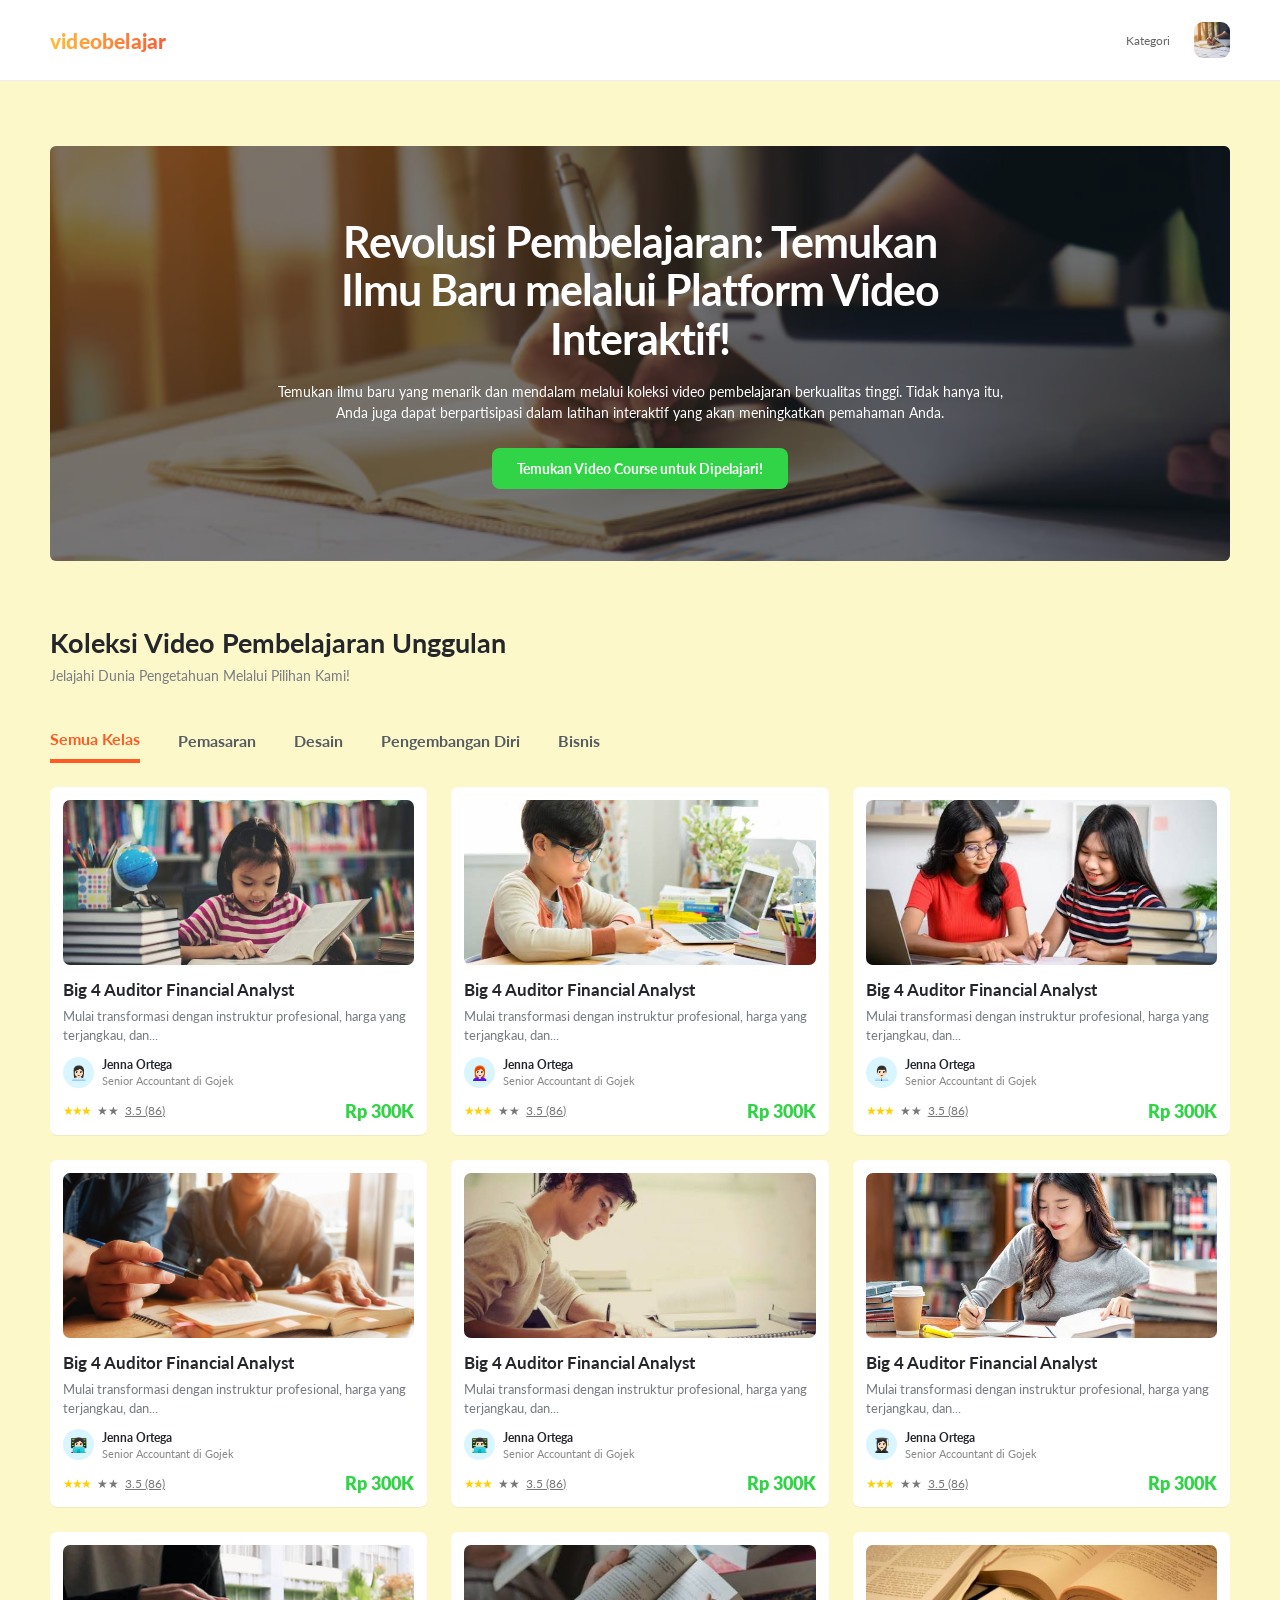
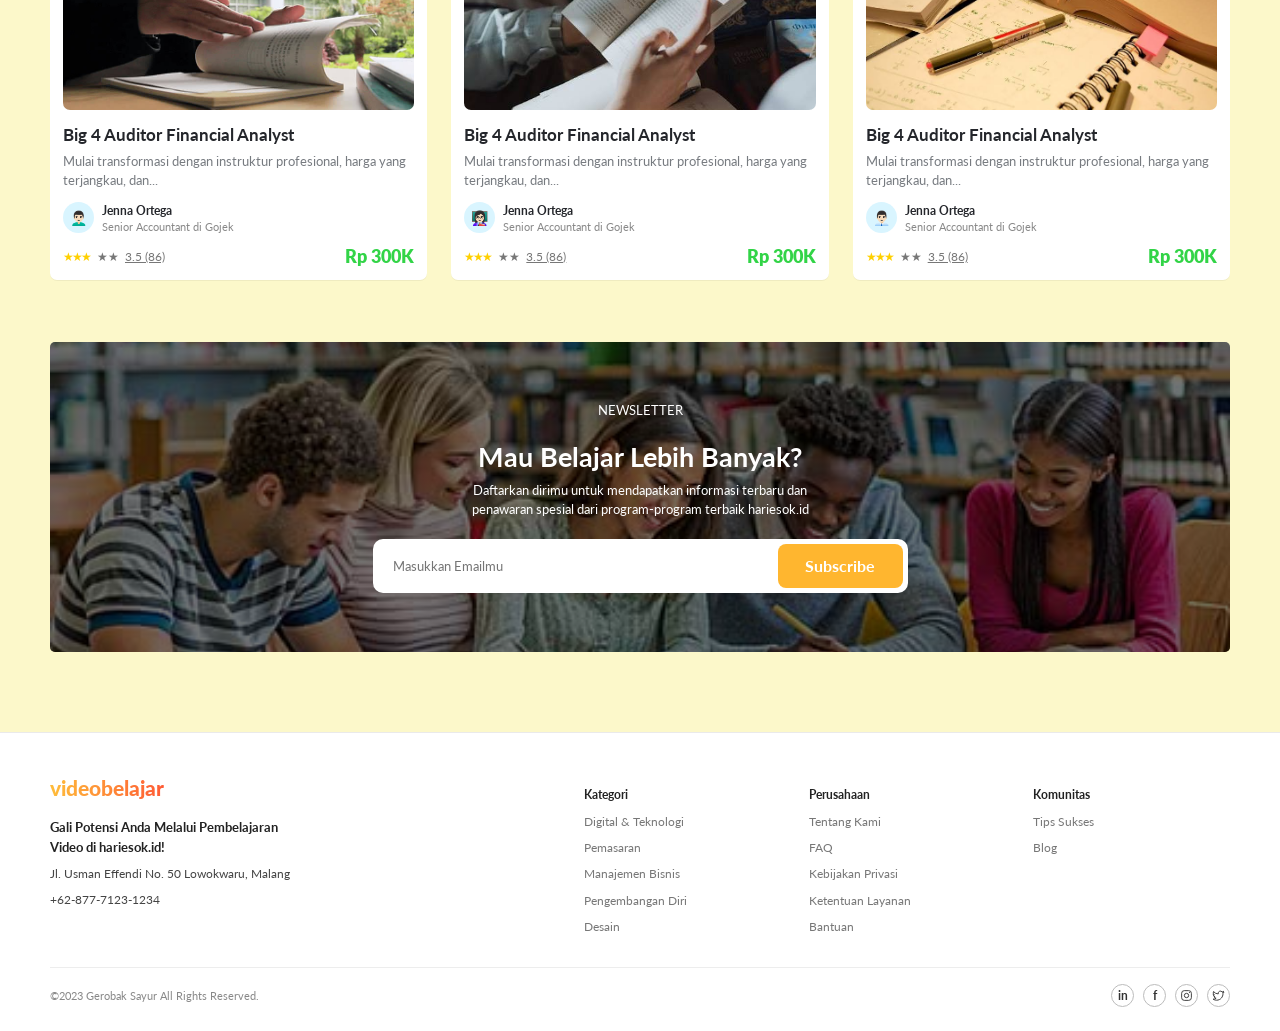
<file: index.html>
<!doctype html>
<html lang="id">
<head>
  <meta charset="UTF-8">
  <meta name="viewport" content="width=device-width, initial-scale=1.0">
  <meta name="description" content="VideoBelajar - platform video pembelajaran interaktif.">
  <title>VideoBelajar</title>
  <link rel="stylesheet" href="css/global.css">
  <link rel="stylesheet" href="css/home.css">
  <link rel="stylesheet" href="css/navbar.css">
</head>
<body>
  <header class="navbar">
    <nav class="navbar-container">
      <a href="index.html" class="navbar-logo">
        videobelajar
      </a>
      <!-- Menu kanan -->
    <div class="navbar-right">
      <a href="#courses" class="navbar-category">
        Kategori
      </a>

      <a href="profile.html" class="navbar-profile">
        <img src="./images/Screenshot_75.png" alt="Profil pengguna">
      </a>
    </div>
    </nav>
  </header>
  <main>
    <section class="hero">
      <div class="hero-overlay"></div>
      <div class="hero-content">
        <h1>Revolusi Pembelajaran: Temukan<br>Ilmu Baru melalui Platform Video<br>Interaktif!</h1>
        <p>Temukan ilmu baru yang menarik dan mendalam melalui koleksi video pembelajaran berkualitas tinggi. Tidak hanya itu,<br class="desktop-only"> Anda juga dapat berpartisipasi dalam latihan interaktif yang akan meningkatkan pemahaman Anda.</p>
        <a href="#courses" class="green-btn">Temukan Video Course untuk Dipelajari!</a>
      </div>
    </section>

    <section class="courses section-shell" id="courses">
      <div class="section-heading">
        <h2>Koleksi Video Pembelajaran Unggulan</h2>
        <p>Jelajahi Dunia Pengetahuan Melalui Pilihan Kami!</p>
      </div>

      <div class="category-tabs" role="tablist">
        <button class="tab active" data-category="Semua Kelas">Semua Kelas</button>
        <button class="tab" data-category="Pemasaran">Pemasaran</button>
        <button class="tab" data-category="Desain">Desain</button>
        <button class="tab" data-category="Pengembangan Diri">Pengembangan Diri</button>
        <button class="tab" data-category="Bisnis">Bisnis</button>
      </div>

      <div class="course-grid" id="courseGrid"></div>
    </section>

    <section class="newsletter section-shell">
      <div class="newsletter-bg"></div>
      <div class="newsletter-content">
        <p class="eyebrow">NEWSLETTER</p>
        <h2>Mau Belajar Lebih Banyak?</h2>
        <p>Daftarkan dirimu untuk mendapatkan informasi terbaru dan<br class="desktop-only"> penawaran spesial dari program-program terbaik hariesok.id</p>
        <form id="newsletterForm" class="newsletter-form">
          <input type="email" placeholder="Masukkan Emailmu" aria-label="Email newsletter" required>
          <button type="submit">Subscribe</button>
        </form>
      </div>
    </section>
  </main> 
    <footer class="footer">
      <div class="footer-container">

        <!-- Informasi brand -->
        <div class="footer-brand">
          <a href="index.html" class="footer-logo">videobelajar</a>

          <p class="footer-tagline">
            Gali Potensi Anda Melalui Pembelajaran<br>
            Video di hariesok.id!
          </p>

          <p class="footer-address">
            Jl. Usman Effendi No. 50 Lowokwaru, Malang
          </p>

          <a href="tel:+6287771231234" class="footer-phone">
            +62-877-7123-1234
          </a>
        </div>

        <!-- Navigasi footer -->
        <div class="footer-links">

          <div class="footer-column">
            <h4>Kategori</h4>
            <a href="#courses">Digital &amp; Teknologi</a>
            <a href="#courses">Pemasaran</a>
            <a href="#courses">Manajemen Bisnis</a>
            <a href="#courses">Pengembangan Diri</a>
            <a href="#courses">Desain</a>
          </div>

          <div class="footer-column">
            <h4>Perusahaan</h4>
            <a href="#about">Tentang Kami</a>
            <a href="#faq">FAQ</a>
            <a href="#privacy">Kebijakan Privasi</a>
            <a href="#terms">Ketentuan Layanan</a>
            <a href="#help">Bantuan</a>
          </div>

          <div class="footer-column">
            <h4>Komunitas</h4>
            <a href="#tips">Tips Sukses</a>
            <a href="#blog">Blog</a>
          </div>

        </div>

        <!-- Bagian bawah footer -->
        <div class="footer-bottom">
          <p class="footer-copyright">
            ©2023 Gerobak Sayur All Rights Reserved.
          </p>

          <div class="footer-socials">
            <a href="https://www.linkedin.com/" aria-label="LinkedIn">in</a>
            <a href="https://www.facebook.com/" aria-label="Facebook">f</a>
            <a href="https://www.instagram.com/" aria-label="Instagram">
              <svg viewBox="0 0 24 24" aria-hidden="true">
                <rect x="3" y="3" width="18" height="18" rx="5"/>
                <circle cx="12" cy="12" r="4"/>
                <circle cx="17.5" cy="6.5" r="1" fill="currentColor" stroke="none"/>
              </svg>
            </a>
            <a href="https://www.twitter.com/" aria-label="Twitter">
              <svg viewBox="0 0 24 24" aria-hidden="true">
                <path d="M22 5.9a8 8 0 0 1-2.4.7 4.2 4.2 0 0 0 1.8-2.3 8.4 8.4 0 0 1-2.7 1 4.2 4.2 0 0 0-7.2 3.8 12 12 0 0 1-8.7-4.4 4.2 4.2 0 0 0 1.3 5.6 4.1 4.1 0 0 1-1.9-.5v.1a4.2 4.2 0 0 0 3.4 4.1 4.2 4.2 0 0 1-1.9.1 4.2 4.2 0 0 0 3.9 2.9A8.4 8.4 0 0 1 2 18.8a11.9 11.9 0 0 0 6.4 1.9c7.7 0 11.9-6.4 11.9-11.9v-.5A8.5 8.5 0 0 0 22 5.9Z"/>
              </svg>
            </a>
          </div>
        </div>

      </div>
    </footer>
  <script src="js/home.js"></script>
</body>
</html>
</file>
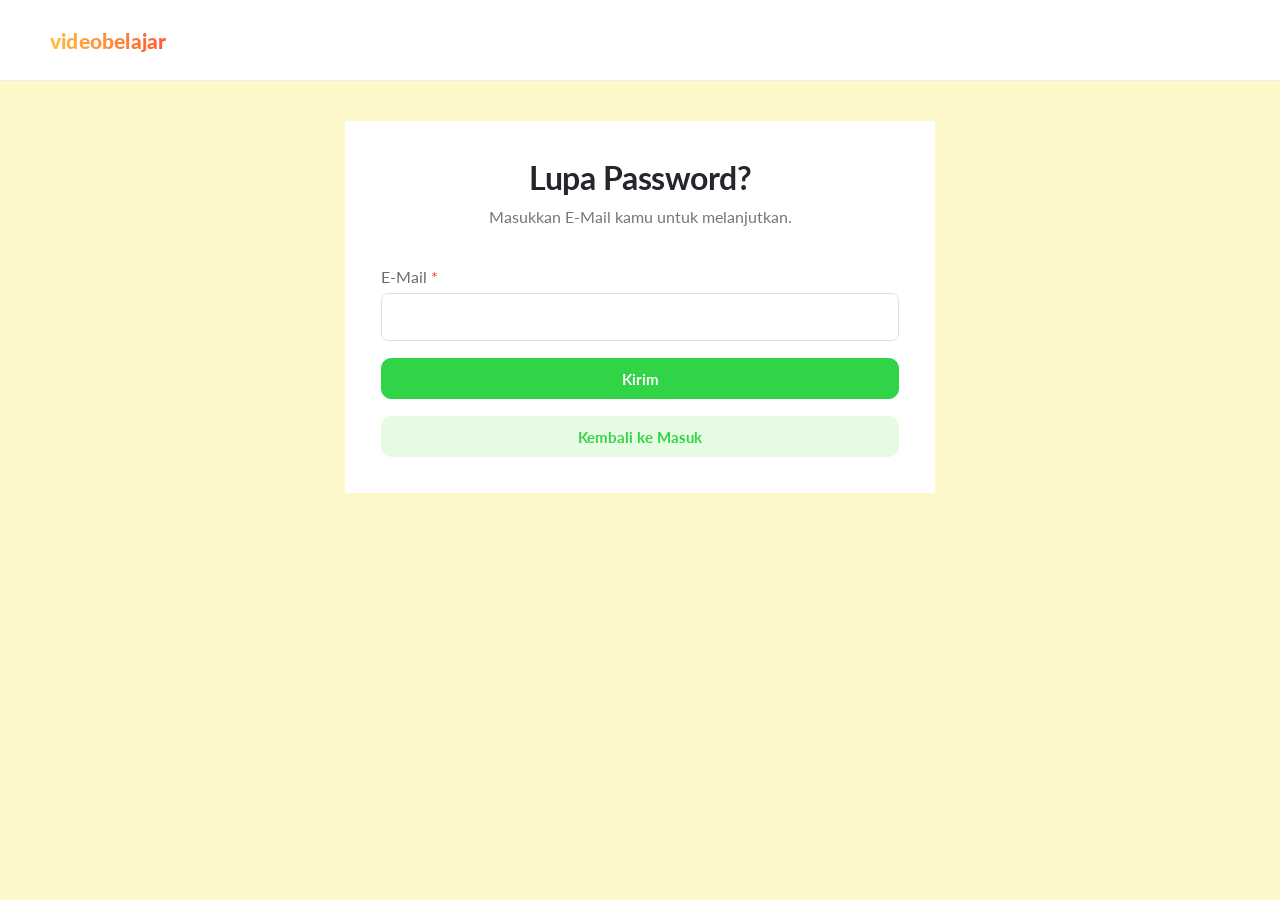
<file: forgot-password.html>
<!doctype html>
<html lang="id">
<head>
  <meta charset="UTF-8">
  <meta name="viewport" content="width=device-width, initial-scale=1.0">
  <title>Lupa Password - VideoBelajar</title>
  <link rel="stylesheet" href="css/global.css">
  <link rel="stylesheet" href="css/auth.css">
  <link rel="stylesheet" href="css/navbar.css">
</head>
<body class="auth-page">
  <header class="navbar">
    <nav class="navbar-container">
      <a href="index.html" class="navbar-logo">
        videobelajar
      </a>
    </nav>
  </header>
  <main class="auth-card forgot-card">
    <header class="auth-header">
      <h1>Lupa Password?</h1>
      <p>Masukkan E-Mail kamu untuk melanjutkan.</p>
    </header>

    <form id="forgotForm" novalidate>
      <div class="field">
        <label for="email">E-Mail <span>*</span></label>
        <input id="email" type="email" required>
        <small class="error" id="emailError"></small>
      </div>

      <button class="auth-btn primary" type="submit">Kirim</button>
      <a class="auth-btn secondary" href="login.html">Kembali ke Masuk</a>
    </form>
  </main>
  <script src="js/auth.js"></script>
</body>
</html>
</file>
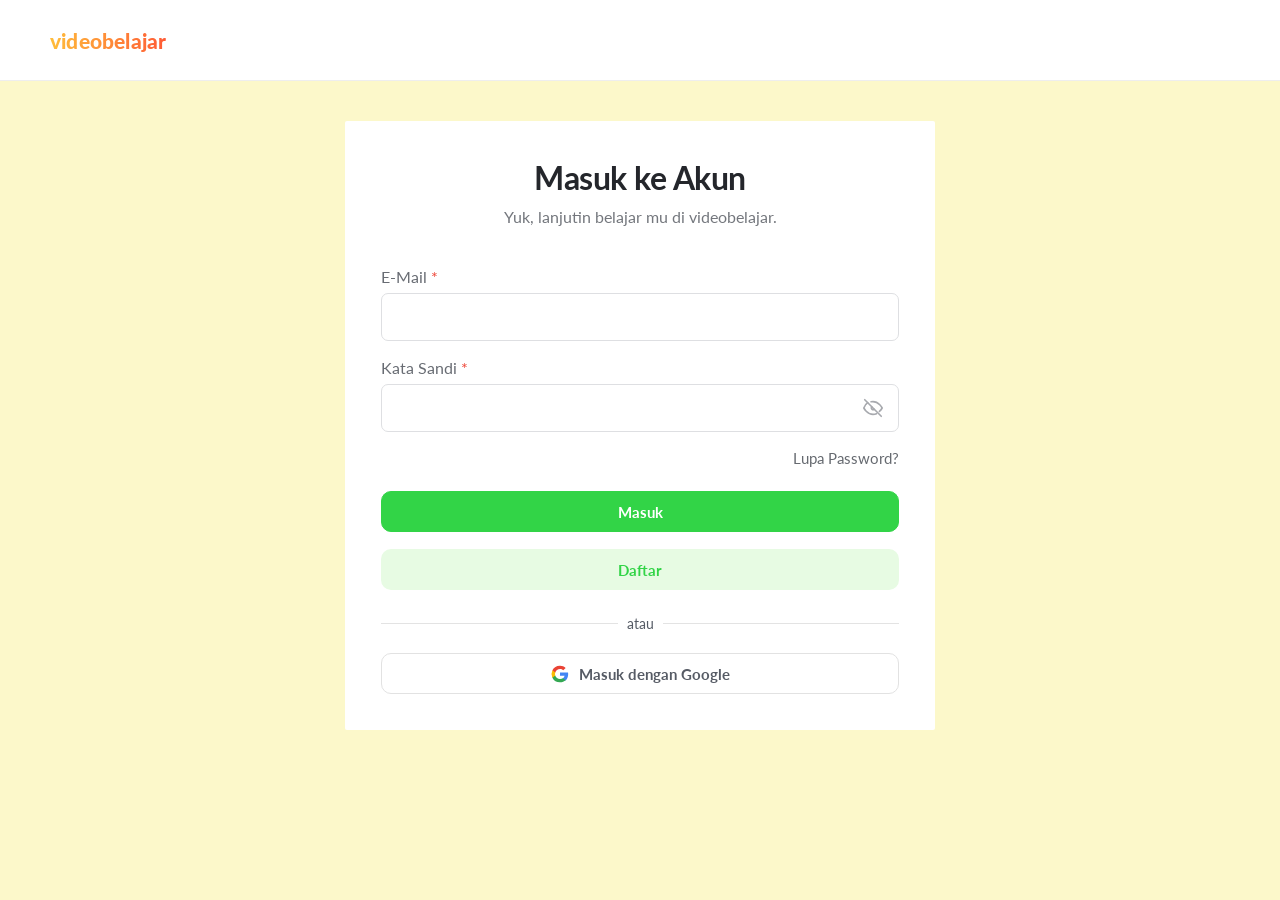
<file: login.html>
<!doctype html>
<html lang="id">
<head>
  <meta charset="UTF-8">
  <meta name="viewport" content="width=device-width, initial-scale=1.0">
  <title>Masuk ke Akun - VideoBelajar</title>
  <link rel="stylesheet" href="css/global.css">
  <link rel="stylesheet" href="css/auth.css">
  <link rel="stylesheet" href="css/navbar.css">
</head>
<body class="auth-page">
  <header class="navbar">
    <nav class="navbar-container">
      <a href="index.html" class="navbar-logo">
        videobelajar
      </a>
    </nav>
  </header>
  <main class="auth-card">
    <header class="auth-header">
      <h1>Masuk ke Akun</h1>
      <p>Yuk, lanjutin belajar mu di videobelajar.</p>
    </header>

    <form id="loginForm" novalidate>
      <div class="field">
        <label for="email">E-Mail <span>*</span></label>
        <input id="email" type="email" required>
        <small class="error" id="emailError"></small>
      </div>

      <div class="field password-field">
        <label for="password">Kata Sandi <span>*</span></label>
        <div class="password-wrap">
          <input id="password" type="password" required>
          <button
            type="button"
            class="eye-btn"
            data-toggle="password"
            aria-label="Tampilkan kata sandi"
            aria-pressed="false"
          >
            <!-- Ikon mata terbuka -->
            <svg class="eye-icon eye-open is-hidden"
                xmlns="http://www.w3.org/2000/svg"
                width="22" height="22" viewBox="0 0 24 24"
                fill="none" stroke="currentColor"
                stroke-width="1.8" stroke-linecap="round" stroke-linejoin="round">
              <path d="M2 12s3.6-7 10-7 10 7 10 7-3.6 7-10 7S2 12 2 12Z"/>
              <circle cx="12" cy="12" r="3"/>
            </svg>

            <!-- Ikon mata dicoret -->
            <svg class="eye-icon eye-closed"
                xmlns="http://www.w3.org/2000/svg"
                width="22" height="22" viewBox="0 0 24 24"
                fill="none" stroke="currentColor"
                stroke-width="1.8" stroke-linecap="round" stroke-linejoin="round">
              <path d="m3 3 18 18"/>
              <path d="M10.6 10.6a2 2 0 0 0 2.8 2.8"/>
              <path d="M9.9 5.2A10.8 10.8 0 0 1 12 5c6.4 0 10 7 10 7a15 15 0 0 1-3 3.8"/>
              <path d="M6.2 6.2C3.5 8 2 12 2 12s3.6 7 10 7c1.4 0 2.7-.3 3.8-.8"/>
            </svg>
          </button>
        </div>
        <small class="error" id="passwordError"></small>
      </div>

      <a href="forgot-password.html" class="forgot-link">Lupa Password?</a>

      <button class="auth-btn primary" type="submit">Masuk</button>
      <a class="auth-btn secondary" href="register.html">Daftar</a>

      <div class="divider"><span></span><b>atau</b><span></span></div>

      <button type="button" class="google-btn" data-google>
        <svg
          class="google-logo"
          xmlns="http://www.w3.org/2000/svg"
          viewBox="0 0 48 48"
          aria-hidden="true"
        >
          <path
            fill="#4285F4"
            d="M43.6 24.5c0-1.4-.1-2.8-.4-4.1H24v7.8h11a9.4 9.4 0 0 1-4.1 6.2v5.1h6.6c3.9-3.6 6.1-8.8 6.1-15Z"
          />
          <path
            fill="#34A853"
            d="M24 44c5.5 0 10.1-1.8 13.5-4.9l-6.6-5.1c-1.8 1.2-4 2-6.9 2-5.3 0-9.8-3.6-11.4-8.4H5.8v5.3A20 20 0 0 0 24 44Z"
          />
          <path
            fill="#FBBC05"
            d="M12.6 27.6a12 12 0 0 1 0-7.2v-5.3H5.8a20 20 0 0 0 0 17.8l6.8-5.3Z"
          />
          <path
            fill="#EA4335"
            d="M24 12.1c3 0 5.7 1 7.8 3.1l5.8-5.8C34.1 6.1 29.5 4 24 4A20 20 0 0 0 5.8 15.1l6.8 5.3c1.6-4.8 6.1-8.3 11.4-8.3Z"
          />
        </svg> Masuk dengan Google
      </button>
    </form>
  </main>
  <script src="js/auth.js"></script>
</body>
</html>
</file>
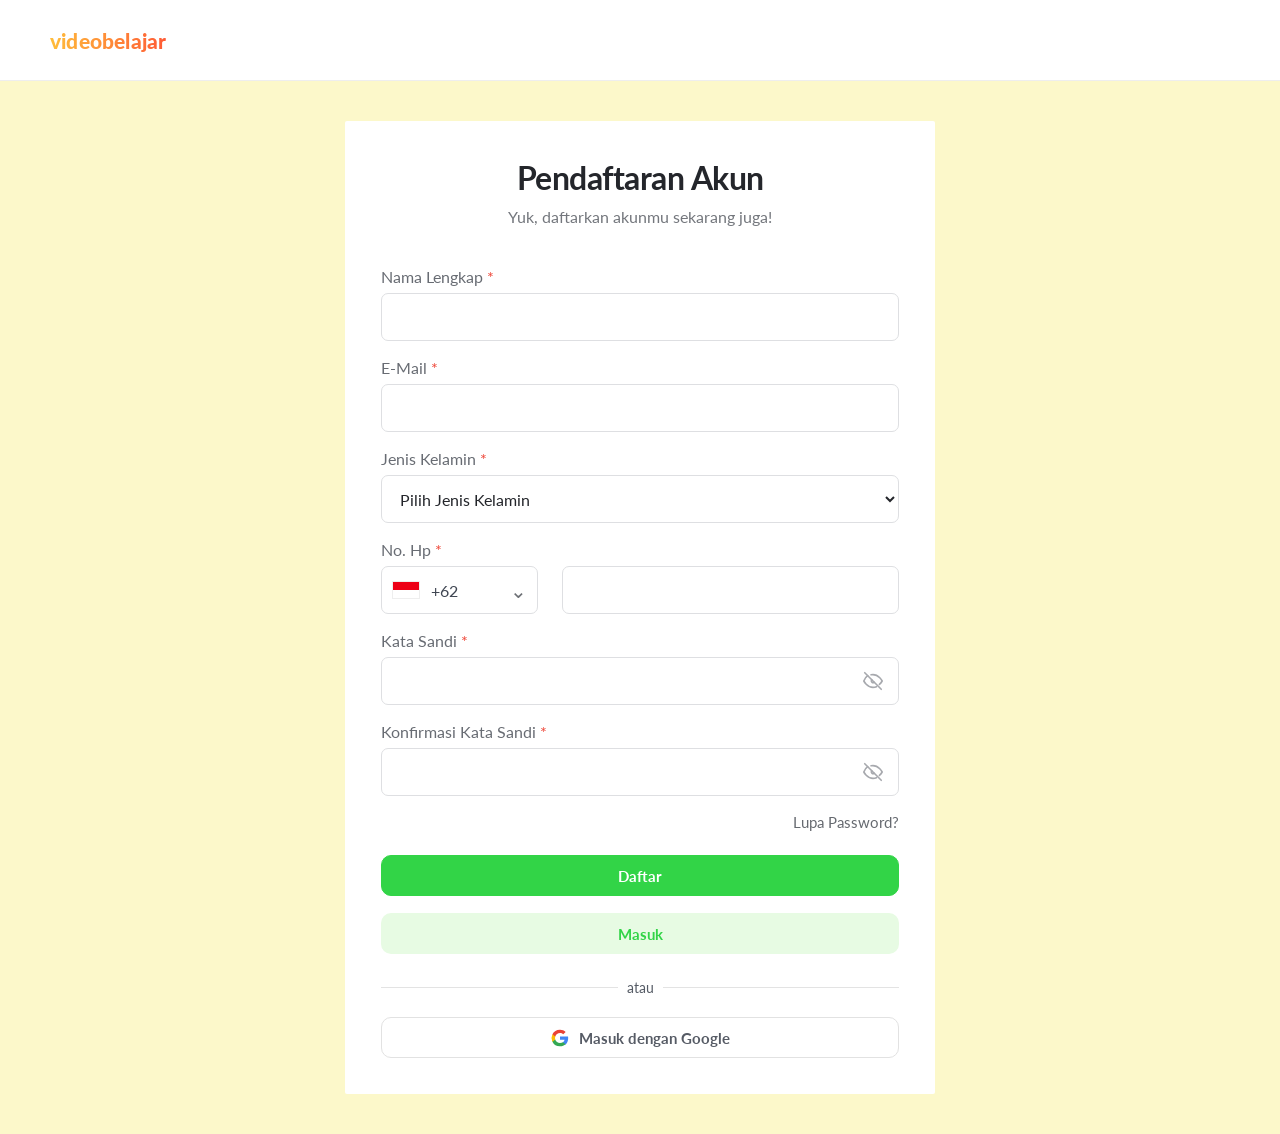
<file: register.html>
<!doctype html>
<html lang="id">
<head>
  <meta charset="UTF-8">
  <meta name="viewport" content="width=device-width, initial-scale=1.0">
  <title>Pendaftaran Akun - VideoBelajar</title>
  <link rel="stylesheet" href="css/global.css">
  <link rel="stylesheet" href="css/auth.css">
  <link rel="stylesheet" href="css/navbar.css">
</head>
<body class="auth-page">
  <header class="navbar">
    <nav class="navbar-container">
      <a href="index.html" class="navbar-logo">
        videobelajar
      </a>
    </nav>
  </header>
  <main class="auth-card register-card">
    <header class="auth-header">
      <h1>Pendaftaran Akun</h1>
      <p>Yuk, daftarkan akunmu sekarang juga!</p>
    </header>

    <form id="registerForm" novalidate>
      <div class="field">
        <label for="name">Nama Lengkap <span>*</span></label>
        <input id="name" type="text" required>
        <small class="error" id="nameError"></small>
      </div>

      <div class="field">
        <label for="email">E-Mail <span>*</span></label>
        <input id="email" type="email" required>
        <small class="error" id="emailError"></small>
      </div>

      <div class="field">
        <label for="gender">Jenis Kelamin <span>*</span></label>
        <select id="gender" required>
          <option value="">Pilih Jenis Kelamin</option>
          <option value="Pria">Pria</option>
          <option value="Wanita">Wanita</option>
        </select>
        <small class="error" id="genderError"></small>
      </div>

      <div class="field">
        <label for="phone">No. Hp <span>*</span></label>
        <div class="phone-row">
          <button type="button" class="country-btn" aria-label="Kode negara Indonesia">
            <span class="flag-id"></span><span>+62</span><span class="chevron">⌄</span>
          </button>
          <input id="phone" type="tel" inputmode="numeric" required>
        </div>
        <small class="error" id="phoneError"></small>
      </div>


      <div class="field">
        <label for="password">Kata Sandi <span>*</span></label>

        <div class="password-wrap">
          <input id="password" type="password" required>

          <button
            type="button"
            class="eye-btn"
            data-toggle="password"
            aria-label="Tampilkan kata sandi"
            aria-pressed="false"
          >
            <!-- Ikon mata terbuka -->
            <svg
              class="eye-icon eye-open is-hidden"
              xmlns="http://www.w3.org/2000/svg"
              viewBox="0 0 24 24"
              fill="none"
              stroke="currentColor"
              stroke-width="1.8"
              stroke-linecap="round"
              stroke-linejoin="round"
              aria-hidden="true"
            >
              <path d="M2 12s3.6-7 10-7 10 7 10 7-3.6 7-10 7S2 12 2 12Z"/>
              <circle cx="12" cy="12" r="3"/>
            </svg>

            <!-- Ikon mata dicoret -->
            <svg
              class="eye-icon eye-closed"
              xmlns="http://www.w3.org/2000/svg"
              viewBox="0 0 24 24"
              fill="none"
              stroke="currentColor"
              stroke-width="1.8"
              stroke-linecap="round"
              stroke-linejoin="round"
              aria-hidden="true"
            >
              <path d="m3 3 18 18"/>
              <path d="M10.6 10.6a2 2 0 0 0 2.8 2.8"/>
              <path d="M9.9 5.2A10.8 10.8 0 0 1 12 5c6.4 0 10 7 10 7a15 15 0 0 1-3 3.8"/>
              <path d="M6.2 6.2C3.5 8 2 12 2 12s3.6 7 10 7c1.4 0 2.7-.3 3.8-.8"/>
            </svg>
          </button>
        </div>

        <small class="error" id="passwordError"></small>
      </div>

      <div class="field">
        <label for="confirmPassword">
          Konfirmasi Kata Sandi <span>*</span>
        </label>

        <div class="password-wrap">
          <input id="confirmPassword" type="password" required>

          <button
            type="button"
            class="eye-btn"
            data-toggle="confirmPassword"
            aria-label="Tampilkan konfirmasi kata sandi"
            aria-pressed="false"
          >
            <!-- Ikon mata terbuka -->
            <svg
              class="eye-icon eye-open is-hidden"
              xmlns="http://www.w3.org/2000/svg"
              viewBox="0 0 24 24"
              fill="none"
              stroke="currentColor"
              stroke-width="1.8"
              stroke-linecap="round"
              stroke-linejoin="round"
              aria-hidden="true"
            >
              <path d="M2 12s3.6-7 10-7 10 7 10 7-3.6 7-10 7S2 12 2 12Z"/>
              <circle cx="12" cy="12" r="3"/>
            </svg>

            <!-- Ikon mata dicoret -->
            <svg
              class="eye-icon eye-closed"
              xmlns="http://www.w3.org/2000/svg"
              viewBox="0 0 24 24"
              fill="none"
              stroke="currentColor"
              stroke-width="1.8"
              stroke-linecap="round"
              stroke-linejoin="round"
              aria-hidden="true"
            >
              <path d="m3 3 18 18"/>
              <path d="M10.6 10.6a2 2 0 0 0 2.8 2.8"/>
              <path d="M9.9 5.2A10.8 10.8 0 0 1 12 5c6.4 0 10 7 10 7a15 15 0 0 1-3 3.8"/>
              <path d="M6.2 6.2C3.5 8 2 12 2 12s3.6 7 10 7c1.4 0 2.7-.3 3.8-.8"/>
            </svg>
          </button>
        </div>

          <small class="error" id="confirmError"></small>
        </div>

      <a href="forgot-password.html" class="forgot-link">Lupa Password?</a>

      <button class="auth-btn primary" type="submit">Daftar</button>
      <a class="auth-btn secondary" href="login.html">Masuk</a>

      <div class="divider"><span></span><b>atau</b><span></span></div>

      <button type="button" class="google-btn" data-google>
        <svg
          class="google-logo"
          xmlns="http://www.w3.org/2000/svg"
          viewBox="0 0 48 48"
          aria-hidden="true"
        >
          <path
            fill="#4285F4"
            d="M43.6 24.5c0-1.4-.1-2.8-.4-4.1H24v7.8h11a9.4 9.4 0 0 1-4.1 6.2v5.1h6.6c3.9-3.6 6.1-8.8 6.1-15Z"
          />
          <path
            fill="#34A853"
            d="M24 44c5.5 0 10.1-1.8 13.5-4.9l-6.6-5.1c-1.8 1.2-4 2-6.9 2-5.3 0-9.8-3.6-11.4-8.4H5.8v5.3A20 20 0 0 0 24 44Z"
          />
          <path
            fill="#FBBC05"
            d="M12.6 27.6a12 12 0 0 1 0-7.2v-5.3H5.8a20 20 0 0 0 0 17.8l6.8-5.3Z"
          />
          <path
            fill="#EA4335"
            d="M24 12.1c3 0 5.7 1 7.8 3.1l5.8-5.8C34.1 6.1 29.5 4 24 4A20 20 0 0 0 5.8 15.1l6.8 5.3c1.6-4.8 6.1-8.3 11.4-8.3Z"
          />
        </svg> Masuk dengan Google
      </button>
    </form>
  </main>
  <script src="js/auth.js"></script>
</body>
</html>
</file>
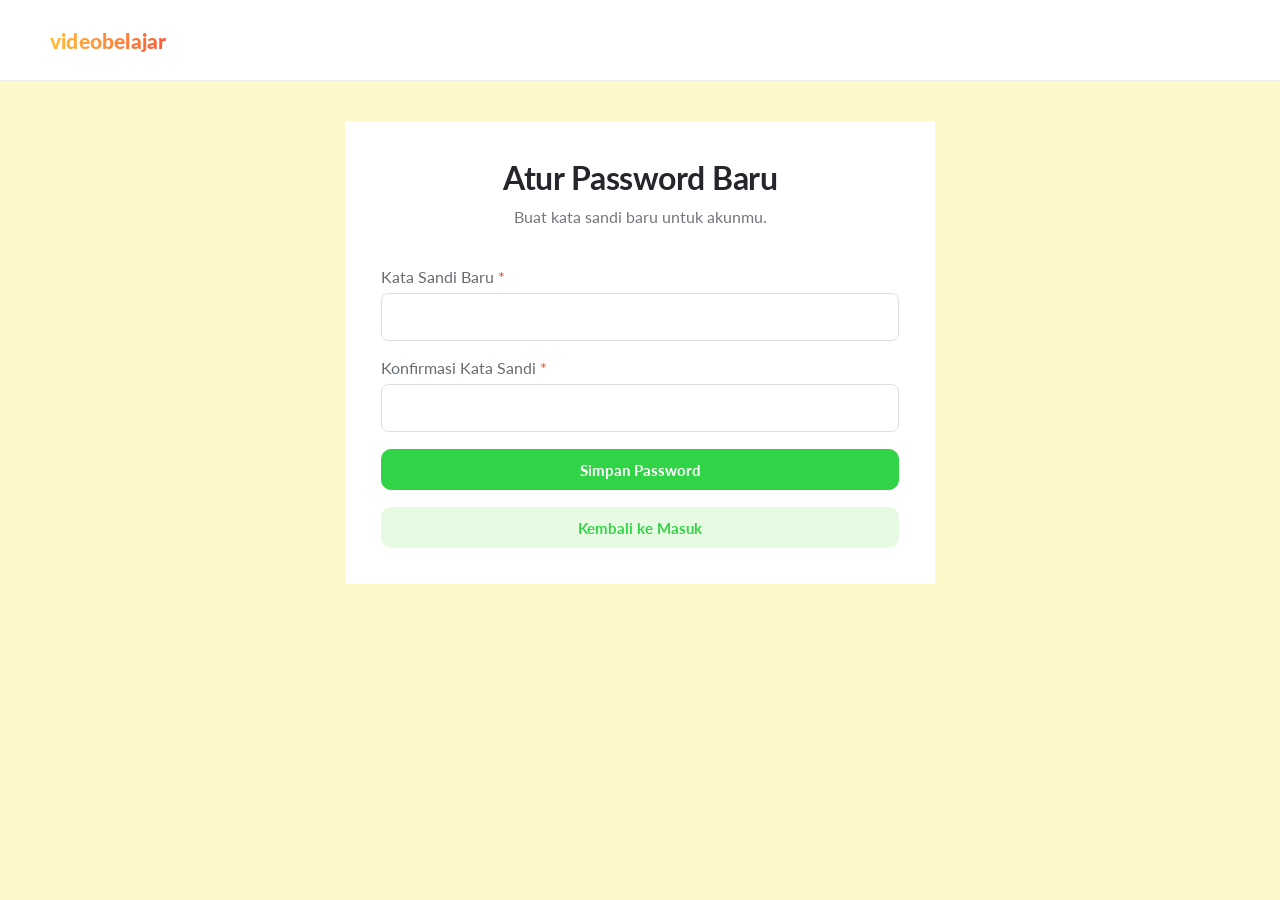
<file: reset-password.html>
<!doctype html>
<html lang="id">
<head>
  <meta charset="UTF-8">
  <meta name="viewport" content="width=device-width, initial-scale=1.0">
  <title>Atur Password Baru - VideoBelajar</title>
  <link rel="stylesheet" href="css/global.css">
  <link rel="stylesheet" href="css/auth.css">
  <link rel="stylesheet" href="css/navbar.css">
</head>
<body class="auth-page">
  <header class="navbar">
    <nav class="navbar-container">
      <a href="index.html" class="navbar-logo">
        videobelajar
      </a>
    </nav>
  </header>
  <main class="auth-card">
    <header class="auth-header">
      <h1>Atur Password Baru</h1>
      <p>Buat kata sandi baru untuk akunmu.</p>
    </header>

    <form id="resetForm" novalidate>
      <div class="field">
        <label for="password">Kata Sandi Baru <span>*</span></label>
        <div class="password-wrap">
          <input id="password" type="password" required>
          <button type="button" class="eye-btn" data-toggle="password" aria-label="Tampilkan kata sandi"></button>
        </div>
        <small class="error" id="passwordError"></small>
      </div>

      <div class="field">
        <label for="confirmPassword">Konfirmasi Kata Sandi <span>*</span></label>
        <div class="password-wrap">
          <input id="confirmPassword" type="password" required>
          <button type="button" class="eye-btn" data-toggle="confirmPassword" aria-label="Tampilkan konfirmasi kata sandi"></button>
        </div>
        <small class="error" id="confirmError"></small>
      </div>

      <button class="auth-btn primary" type="submit">Simpan Password</button>
      <a class="auth-btn secondary" href="login.html">Kembali ke Masuk</a>
    </form>
  </main>
  <script src="js/auth.js"></script>
</body>
</html>
</file>
<file: css/global.css>
@import url('https://fonts.googleapis.com/css2?family=Lato:wght@400;700;900&display=swap');
*{box-sizing:border-box}
:root{
  --green:#32d447;
  --green-soft:#e7fbe3;
  --dark:#24262b;
  --text:#3f4652;
  --muted:#74777d;
  --border:#dedfe2;
  --orange:#ff5b25;
  --white:#fff;
}
html{scroll-behavior:smooth}
body {
  margin: 0;
  font-family: 'Lato', sans-serif;
  color: var(--dark);
  background: #000;
}
button,input,select{font:inherit}
a{text-decoration:none;color:inherit}
button{cursor:pointer}
</file>
<file: css/home.css>
main{padding:65px 0 80px}
.section-shell,.hero{width:min(1180px,calc(100% - 40px));margin:0 auto}
.hero {
  width: min(1180px, calc(100% - 40px));
  height: 415px;
  position: relative;
  margin: 0 auto;
  border-radius: 6px;
  overflow: hidden;

  /* Background gambar */
  background-image: url("../images/Screenshot_75.png");
  background-size: cover;
  background-position: center;
  background-repeat: no-repeat;
}
.hero-overlay {
  position: absolute;
  inset: 0;
  background: rgba(0, 0, 0, 0.5);
  pointer-events: none;
}
.hero-content{position:relative;z-index:1;height:100%;display:flex;flex-direction:column;align-items:center;justify-content:center;text-align:center;color:#fff;padding:25px}
.hero h1{margin:0 0 18px;font-size:43px;line-height:1.13;letter-spacing:-1px}
.hero p{margin:0 0 25px;font-size:14px;line-height:1.5}
.green-btn{background:var(--green);color:#fff;font-weight:700;border-radius:8px;padding:12px 25px;font-size:14px}
.courses{padding-top:65px}
.section-heading h2{font-size:27px;margin:0 0 8px}
.section-heading p{margin:0;color:#7b7d82;font-size:14px}
.category-tabs{display:flex;gap:38px;align-items:center;margin:45px 0 24px;overflow:auto}
.tab{border:0;background:transparent;padding:0 0 11px;color:#565b62;font-weight:700;white-space:nowrap}
.tab.active{color:var(--orange);border-bottom:4px solid var(--orange)}
.course-grid{display:grid;grid-template-columns:repeat(3,1fr);gap:25px 24px}
.course-card{background:#fff;border-radius:7px;padding:13px;box-shadow:0 1px 0 rgba(0,0,0,.05);min-width:0}

.course-image {
  height: 165px;
  border-radius: 7px;
  position: relative;
  overflow: hidden;
  background-size: cover;
  background-position: center;
  background-repeat: no-repeat;
}
.course-card h3{font-size:17px;margin:14px 0 7px}
.course-desc{color:#777b80;font-size:13px;line-height:1.45;margin:0 0 12px}
.mentor{display:flex;align-items:center;gap:8px;margin-bottom:12px}
.avatar{width:31px;height:31px;border-radius:50%;display:grid;place-items:center;background:#d9f5ff;font-size:14px}
.mentor strong{display:block;font-size:12px}.mentor span{display:block;color:#888;font-size:11px;margin-top:2px}
.course-bottom{display:flex;justify-content:space-between;align-items:center}
.rating{font-size:12px;color:#777}.stars{color:#ffd000;letter-spacing:-2px;margin-right:7px}
.rating u{margin-left:3px}.price{color:var(--green);font-size:18px;font-weight:800}
.newsletter{height:310px;margin-top:62px;position:relative;border-radius:5px;overflow:hidden;color:#fff}
.newsletter-bg {
  position: absolute;
  inset: 0;

  background-image:
    linear-gradient(
      rgba(0, 0, 0, 0.55),
      rgba(0, 0, 0, 0.55)
    ),
    url("../images/bg1.jpg");

  background-size: cover;
  background-position: center;
  background-repeat: no-repeat;
}
.newsletter-content{position:relative;z-index:1;height:100%;display:flex;flex-direction:column;justify-content:center;align-items:center;text-align:center}
.eyebrow{font-size:12px;margin:0 0 5px}.newsletter h2{font-size:27px;margin:0 0 8px}.newsletter p{font-size:13px;line-height:1.45;margin:0 0 20px}
.newsletter-form{width:min(535px,90%);height:54px;background:#fff;border-radius:10px;padding:5px;display:flex}
.newsletter-form input{border:0;outline:0;flex:1;padding:0 15px;font-size:13px;min-width:0}
.newsletter-form button{width:125px;border:0;border-radius:8px;background:#ffb62f;color:#fff;font-weight:700}
/* Footer */
.footer {
  width: 100%;
  background: #fff;
  border-top: 1px solid #eaeaea;
  color: #222;
}

.footer-container {
  width: min(1180px, calc(100% - 40px));
  margin: 0 auto;
  padding: 42px 0 24px;
  display: grid;
  grid-template-columns: 1.1fr 1.5fr;
  column-gap: 60px;
}

/* Brand */
.footer-logo {
  display: inline-block;
  margin-bottom: 18px;
  font-family: 'Lato', sans-serif;
  font-size: 21px;
  font-weight: 900;
  background: linear-gradient(90deg, #ffbd3a, #ff5b35);
  -webkit-background-clip: text;
  background-clip: text;
  -webkit-text-fill-color: transparent;
  text-decoration: none;
}

.footer-tagline {
  margin: 0 0 8px;
  font-size: 13px;
  font-weight: 700;
  line-height: 1.5;
}

.footer-address,
.footer-phone {
  display: block;
  margin: 0 0 8px;
  font-size: 12px;
  line-height: 1.5;
  color: #444;
}

.footer-phone {
  text-decoration: none;
}

/* Link columns */
.footer-links {
  display: grid;
  grid-template-columns: repeat(3, minmax(0, 1fr));
  gap: 28px;
  padding-top: 12px;
}

.footer-column {
  display: flex;
  flex-direction: column;
  align-items: flex-start;
  gap: 10px;
}

.footer-column h4 {
  margin: 0 0 2px;
  font-size: 12px;
  font-weight: 700;
}

.footer-column a {
  color: #777;
  font-size: 12px;
  text-decoration: none;
  line-height: 1.35;
}

.footer-column a:hover {
  color: var(--orange);
}

/* Bottom row */
.footer-bottom {
  grid-column: 1 / -1;
  margin-top: 32px;
  padding-top: 16px;
  border-top: 1px solid #ededed;
  display: flex;
  align-items: center;
  justify-content: space-between;
  gap: 20px;
}

.footer-copyright {
  margin: 0;
  color: #888;
  font-size: 11px;
}

.footer-socials {
  display: flex;
  align-items: center;
  gap: 9px;
}

.footer-socials a {
  width: 23px;
  height: 23px;
  border: 1px solid #bcbcbc;
  border-radius: 50%;
  display: flex;
  align-items: center;
  justify-content: center;
  color: #333;
  font-size: 12px;
  font-weight: 700;
  text-decoration: none;
}

.footer-socials svg {
  width: 13px;
  height: 13px;
  fill: none;
  stroke: currentColor;
  stroke-width: 1.7;
}

/* Tablet */
@media (max-width: 800px) {
  .footer-container {
    grid-template-columns: 1fr;
    gap: 28px;
  }

  .footer-links {
    gap: 20px;
  }

  .footer-bottom {
    margin-top: 8px;
  }
}

/* Mobile */
@media (max-width: 480px) {
  .footer-container {
    width: calc(100% - 32px);
    padding: 30px 0 20px;
  }

  .footer-links {
    grid-template-columns: repeat(2, minmax(0, 1fr));
    gap: 28px 16px;
  }

  .footer-bottom {
    align-items: flex-start;
    flex-direction: column;
    gap: 16px;
  }

  .footer-copyright {
    line-height: 1.5;
  }
}
body:not(.auth-page){background:#FCF8CA}
@media(max-width:800px){
  main{padding:40px 0}
  .section-shell,.hero{width:calc(100% - 40px)}
  .hero{height:470px}
  .hero h1{font-size:31px}
  .hero p{font-size:12px}
  .course-grid{grid-template-columns:1fr}
  .course-image{height:190px}
  .category-tabs{gap:22px;margin-top:35px}
  .section-heading h2{font-size:22px}
  .newsletter{height:330px}
  .newsletter h2{font-size:23px}
}
@media(max-width:480px){
  .hero{height:520px}
  .hero h1{font-size:27px}
  .hero p{font-size:12px}
  .course-card{padding:10px}
  .course-image{height:170px}
  .newsletter-form{height:auto;display:block;background:transparent}
  .newsletter-form input{width:100%;height:48px;border-radius:8px;margin-bottom:9px}
  .newsletter-form button{width:100%;height:44px}
  .desktop-only{display:none}
}
</file>
<file: css/navbar.css>
/* Navbar */
.navbar {
  width: 100%;
  background: #fff;
  border-bottom: 1px solid #eeeeee;
}

.navbar-container {
  width: min(1180px, calc(100% - 40px));
  min-height: 80px;
  margin: 0 auto;
  display: flex;
  align-items: center;
  justify-content: space-between;
}

/* Logo VideoBelajar */
.navbar-logo {
  font-family: 'Lato', sans-serif;
  font-size: 21px;
  font-weight: 900;
  letter-spacing: 0.2px;
  background: linear-gradient(90deg, #ffbd3a, #ff5b35);
  -webkit-background-clip: text;
  background-clip: text;
  -webkit-text-fill-color: transparent;
  text-decoration: none;
}

/* Menu kanan */
.navbar-right {
  display: flex;
  align-items: center;
  gap: 24px;
}

.navbar-category {
  font-family: 'Lato', sans-serif;
  font-size: 12px;
  color: #666666;
  text-decoration: none;
}

.navbar-category:hover {
  color: #32c957;
}

/* Foto profil */
.navbar-profile {
  width: 36px;
  height: 36px;
  display: block;
  overflow: hidden;
  border-radius: 9px;
}

.navbar-profile img {
  width: 100%;
  height: 100%;
  display: block;
  object-fit: cover;
}

/* Tampilan mobile */
@media (max-width: 600px) {
  .navbar-container {
    width: calc(100% - 32px);
    min-height: 68px;
  }

  .navbar-logo {
    font-size: 19px;
  }

  .navbar-right {
    gap: 16px;
  }
}

@media (max-width: 600px) {
  .navbar {
    height: 68px;
  }

  .navbar-logo {
    font-size: 27px;
  }
}
</file>
<file: css/auth.css>
body.auth-page {
  min-height: 100vh;
  display: flex;
  flex-direction: column;
  justify-content: flex-start;
  align-items: stretch;
  padding: 0;
  background: #FCF8CA;
  
}

.auth-card {
  flex: none;
  width: min(590px, calc(100% - 40px));
  margin: 40px auto;
  background: #fff;
  padding: 38px 36px 36px;
  border-radius: 2px;
}

.register-card {
  padding-bottom: 36px;
}

.forgot-card {
  max-width: 590px;
}

.auth-header {
  text-align: center;
  margin-bottom: 38px;
}

.auth-header h1 {
  margin: 0 0 8px;
  font-size: 32px;
  line-height: 1.2;
  letter-spacing: -0.5px;
}

.auth-header p {
  margin: 0;
  color: var(--muted);
  font-size: 16px;
  line-height: 1.5;
}

.field {
  margin-bottom: 17px;
}

.field label {
  display: block;
  margin-bottom: 7px;
  color: #686c73;
  font-size: 16px;
}

.field label span {
  color: #ef4a3c;
}

.field input,
.field select {
  width: 100%;
  height: 48px;
  border: 1px solid var(--border);
  border-radius: 7px;
  padding: 0 14px;
  background: #fff;
  color: var(--dark);
  outline: none;
}

.field input:focus,
.field select:focus {
  border-color: var(--green);
  box-shadow: 0 0 0 3px rgba(50, 212, 71, 0.12);
}

/* Password visibility toggle */
.password-wrap {
  position: relative;
}

.password-wrap input {
  padding-right: 48px;
}

.eye-btn {
  position: absolute;
  right: 9px;
  top: 50%;
  transform: translateY(-50%);
  width: 34px;
  height: 34px;
  display: flex;
  align-items: center;
  justify-content: center;
  border: 0;
  border-radius: 5px;
  background: transparent;
  color: #a7a9ae;
  padding: 6px;
  cursor: pointer;
}

.eye-btn:hover {
  color: #343a40;
  background: #f5f5f5;
}

.eye-btn:focus-visible {
  outline: 2px solid var(--green);
  outline-offset: 2px;
}

.eye-icon {
  display: block;
  flex-shrink: 0;
  width: 22px;
  height: 22px;
}

.eye-icon.is-hidden {
  display: none !important;
}

.forgot-link {
  display: block;
  width: max-content;
  margin: 0 0 24px auto;
  color: #666a70;
  font-size: 15px;
}

.auth-btn,
.google-btn {
  width: 100%;
  height: 41px;
  border-radius: 10px;
  display: flex;
  align-items: center;
  justify-content: center;
  font-size: 15px;
  font-weight: 700;
}

.auth-btn.primary {
  border: 1px solid var(--green);
  background: var(--green);
  color: #fff;
}

.auth-btn.secondary {
  margin-top: 17px;
  background: var(--green-soft);
  color: var(--green);
}

.divider {
  display: grid;
  grid-template-columns: 1fr auto 1fr;
  gap: 9px;
  align-items: center;
  margin: 25px 0 21px;
}

.divider span {
  height: 1px;
  background: #e3e3e3;
}

.divider b {
  font-size: 14px;
  font-weight: 400;
  color: #555b65;
}

.google-btn {
  width: 100%;
  height: 41px;
  border: 1px solid #e2e2e2;
  border-radius: 10px;
  background: #fff;
  color: #565b65;
  display: flex;
  align-items: center;
  justify-content: center;
  gap: 9px;
  font-size: 15px;
  font-weight: 700;
}

.google-logo {
  display: block;
  width: 20px;
  height: 20px;
  flex-shrink: 0;
}

.phone-row {
  display: grid;
  grid-template-columns: 157px 1fr;
  gap: 24px;
}

.country-btn {
  height: 48px;
  border: 1px solid var(--border);
  border-radius: 7px;
  background: #fff;
  display: flex;
  align-items: center;
  gap: 11px;
  padding: 0 10px;
  color: #3f4652;
}

.flag-id {
  width: 28px;
  height: 18px;
  display: inline-block;
  background: linear-gradient(#ed0016 0 50%, #fff 50%);
  border: 1px solid #eee;
}

.chevron {
  margin-left: auto;
  font-size: 20px;
  color: #6d7075;
}

.error {
  display: block;
  color: #dc3545;
  font-size: 12px;
  margin-top: 5px;
  min-height: 0;
}

/* Tampilan mobile */
@media (max-width: 600px) {
  body.auth-page {
    padding: 0;
    align-items: stretch;
  }

  body.auth-page > .auth-card {
    width: calc(100% - 40px);
    margin: 24px auto;
    padding: 19px 20px 20px;
  }

  .auth-header {
    margin-bottom: 28px;
  }

  .auth-header h1 {
    font-size: 24px;
  }

  .auth-header p,
  .field label {
    font-size: 14px;
  }

  .phone-row {
    grid-template-columns: 116px 1fr;
    gap: 10px;
  }

  .forgot-link {
    font-size: 14px;
  }
}
</file>
